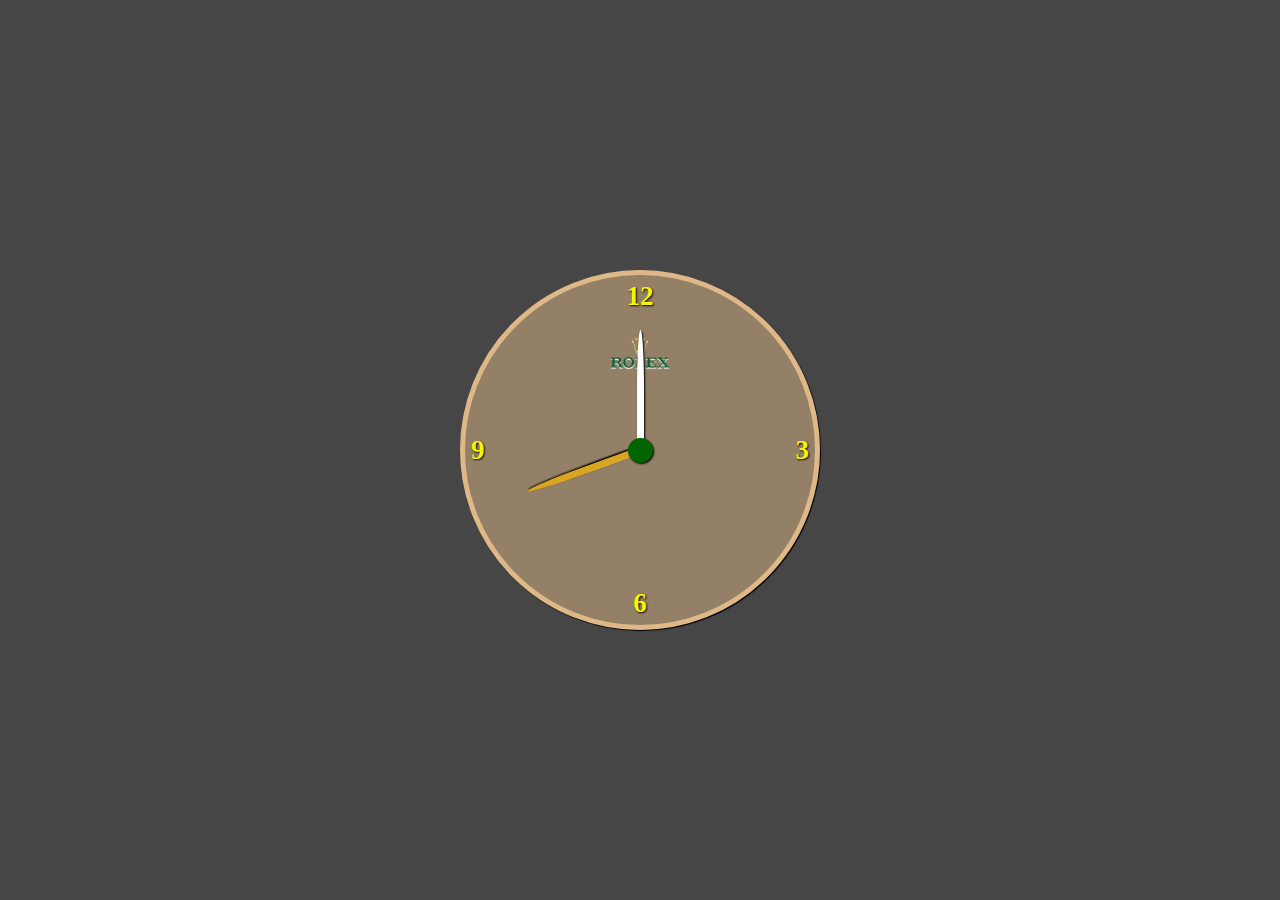
<file: Clock/index.html>
<!DOCTYPE html>
<html lang="en">
<head>
    <meta charset="UTF-8">
    <meta http-equiv="X-UA-Compatible" content="IE=edge">
    <meta name="viewport" content="width=device-width, initial-scale=1.0">
    <title>clock</title>
    <link rel="stylesheet" href="style.css">
</head>
<body>
    
    <div class="clock">
        <div class="numbers">
            <div class="twelve">12</div>
            <div class="three">3</div>
            <div class="six">6</div>
            <div class="nine">9</div>
        </div>
        <div class="arrows">
            <div class="hour"></div>
            <div class="minute"></div>
            <div class="second"></div>
        </div>
        <img src="rolex.png" alt="">
    </div>
    <script src="script.js"></script>
</body>
</html>
</file>
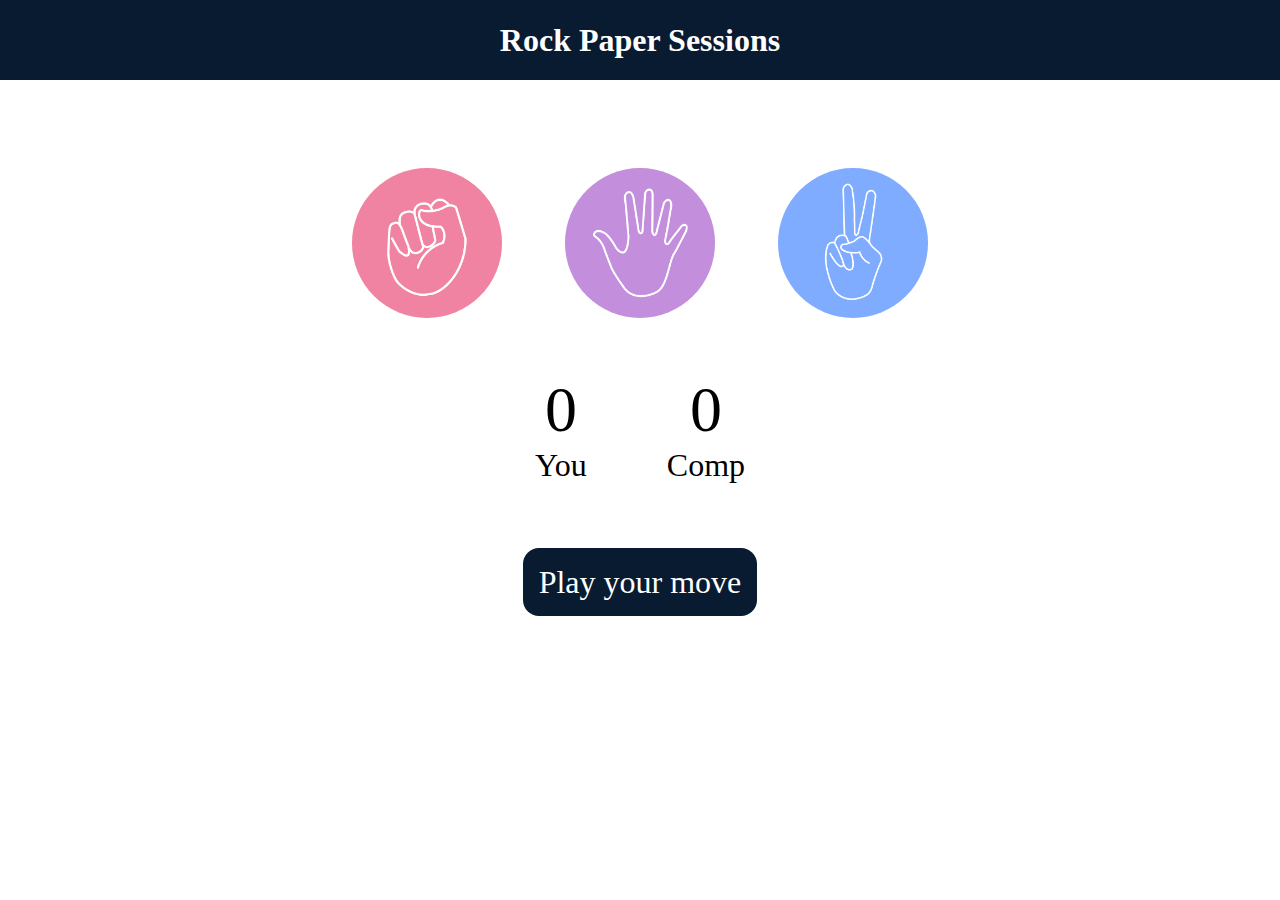
<file: JavaScript Game/index.html>
<!DOCTYPE html>
<html lang="en">
<head>
    <meta charset="UTF-8">
    <meta name="viewport" content="width=device-width, initial-scale=1.0">
    <title>Rock Paper Sessions Game</title>
    <link rel="stylesheet" href="style.css">
</head>
<body>
    <h1>Rock Paper Sessions</h1>
    <div class="choices">
        <div class="choice" id="rock">
            <img src="rock.png" alt="/">
        </div>
        <div class="choice" id="paper">
            <img src="paper.png" alt="/">
        </div>
        <div class="choice" id="scissors">
            <img src="scissors.png" alt="/">
        </div>
    </div>

    <div class="score-board">
        <div class="score">
            <p id="user-score">0</p>
            <p>You</p>
        </div>
        <div class="score">
            <p id="comp-score">0</p>
            <p>Comp</p>
        </div>
    </div>

    <div class="msg-container">
        <p id="msg">Play your move</p>
    </div>

    <script src="app.js"></script>

</body>
</html>
</file>
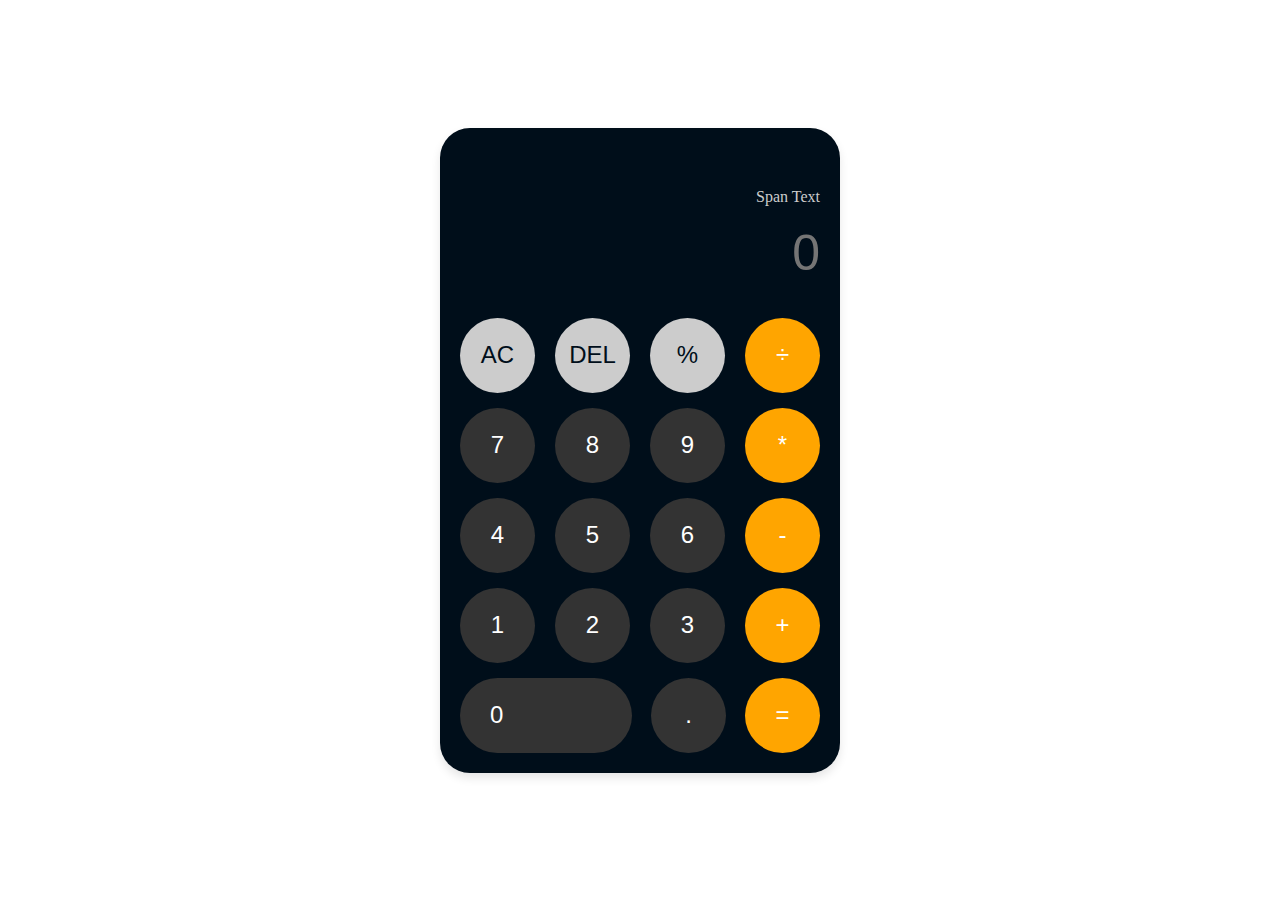
<file: JS Calculator/index.html>
<!DOCTYPE html>
<html lang="en">
<head>
    <meta charset="UTF-8">
    <meta name="viewport" content="width=device-width, initial-scale=1.0">
    <title>Java Script Calculator</title>
    <link rel="stylesheet" href="style.css">
</head>
<body>
    <div class="container">
        <div class="display-container">
            <span class="history">Span Text</span>
            <input type="text" class="display" placeholder="0">
        </div>
        <div class="buttons">
            <button class="operator top-operator" data-value="AC"> AC</button>
            <button class="operator top-operator" data-value="DEL"> DEL</button>
            <button class="operator top-operator" data-value="%">%</button>
            <button class="operator" data-value="/"> &divide; </button>

            <button  data-value="7">7</button>
            <button  data-value="8">8</button>
            <button  data-value="9">9</button>
            <button class="operator" data-value="*">*</button>

            <button  data-value="4">4</button>
            <button  data-value="5">5</button>
            <button  data-value="6">6</button>
            <button  class="operator" data-value="-">-</button>

            <button  data-value="1">1</button>
            <button  data-value="2">2</button>
            <button  data-value="3">3</button>
            <button class="operator" data-value="+">+</button>

            <button class="value-zero" data-value="0">0</button>
            <button  data-value=".">.</button>
            <button class="operator" data-value="=">=</button>
            
        </div>
    </div>
    

    <script src="main.js"></script>
</body>
</html>
</file>
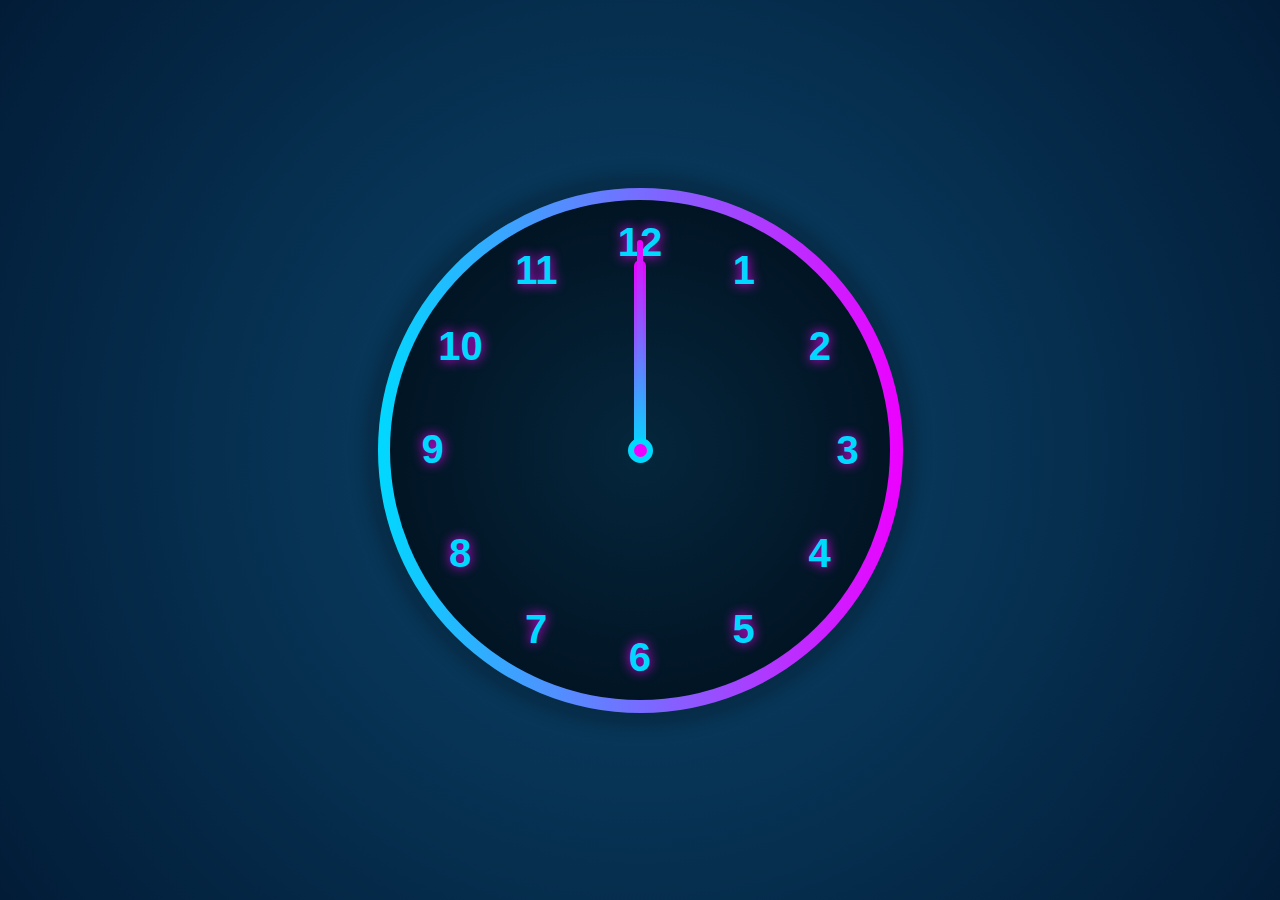
<file: Analog Watch/clock.html>
<!DOCTYPE html>
<html lang="en">
<head>
    <meta charset="UTF-8">
    <meta http-equiv="X-UA-Compatible" content="IE=edge">
    <meta name="viewport" content="width=device-width, initial-scale=1.0">
    <title>Analog Watch</title>
    <link rel="stylesheet" href="style.css">
</head>
<body>
    <div class="clock">
        <div class="number" style="--n:1"><b>1</b></div>
        <div class="number" style="--n:2"><b>2</b></div>
        <div class="number" style="--n:3"><b>3</b></div>
        <div class="number" style="--n:4"><b>4</b></div>
        <div class="number" style="--n:5"><b>5</b></div>
        <div class="number" style="--n:6"><b>6</b></div>
        <div class="number" style="--n:7"><b>7</b></div>
        <div class="number" style="--n:8"><b>8</b></div>
        <div class="number" style="--n:9"><b>9</b></div>
        <div class="number" style="--n:10"><b>10</b></div>
        <div class="number" style="--n:11"><b>11</b></div>
        <div class="number" style="--n:12"><b>12</b></div>

        <div class="hour-hand" ></div>
        <div class="minute-hand" id="minute-hand"></div>
        <div class="second-hand" id="second-hand"></div>
        <div class="center-dot"></div>
        

    </div>
    <script type="text/javascript" src="script.js"></script>
    
</body>
</html>
</file>
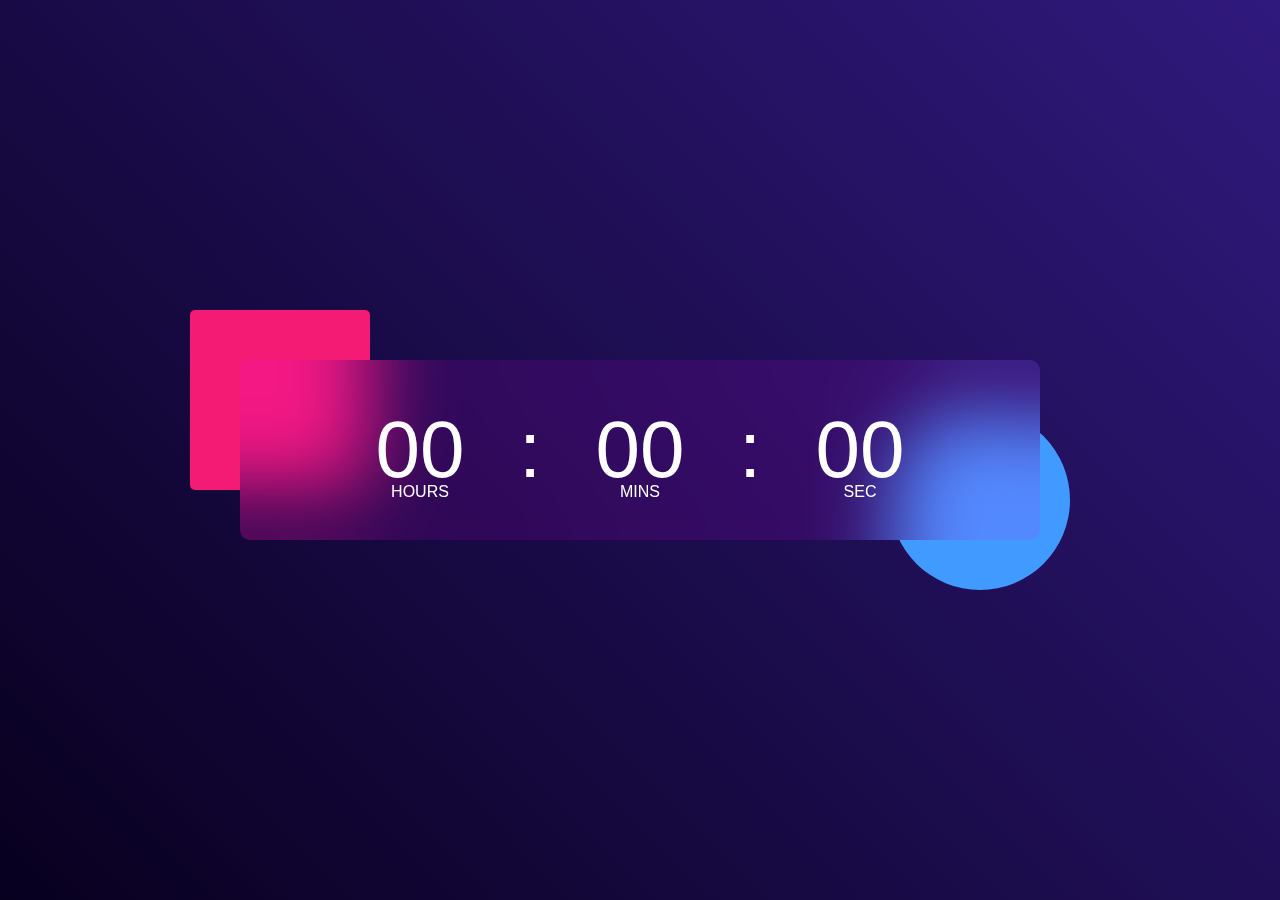
<file: Analog Watch/digitanwatch.html>
<!DOCTYPE html>
<html lang="en">
<head>
    <meta charset="UTF-8">
    <meta http-equiv="X-UA-Compatible" content="IE=edge">
    <meta name="viewport" content="width=device-width, initial-scale=1.0">
    <title>Digital Watch</title>
    <link rel="stylesheet" href="styled.css">
</head>
<body>
    <div class="hero">
        <div class="container">
            <div class="clock">
              <span id="hrs">00</span> 
              <span>:</span> 
              <span id="min">00</span> 
              <span>:</span> 
              <span id="sec">00</span> 
            </div>
        </div>
    </div>

    <script>

  let hrs = document.getElementByid("hrs");
  let min = document.getElementByid("min");
  let sec = document.getElementByid("sec");
  
  let currentTime = new Date();

  console.log(currentTime);



    </script>
    
</body>
</html>
</file>
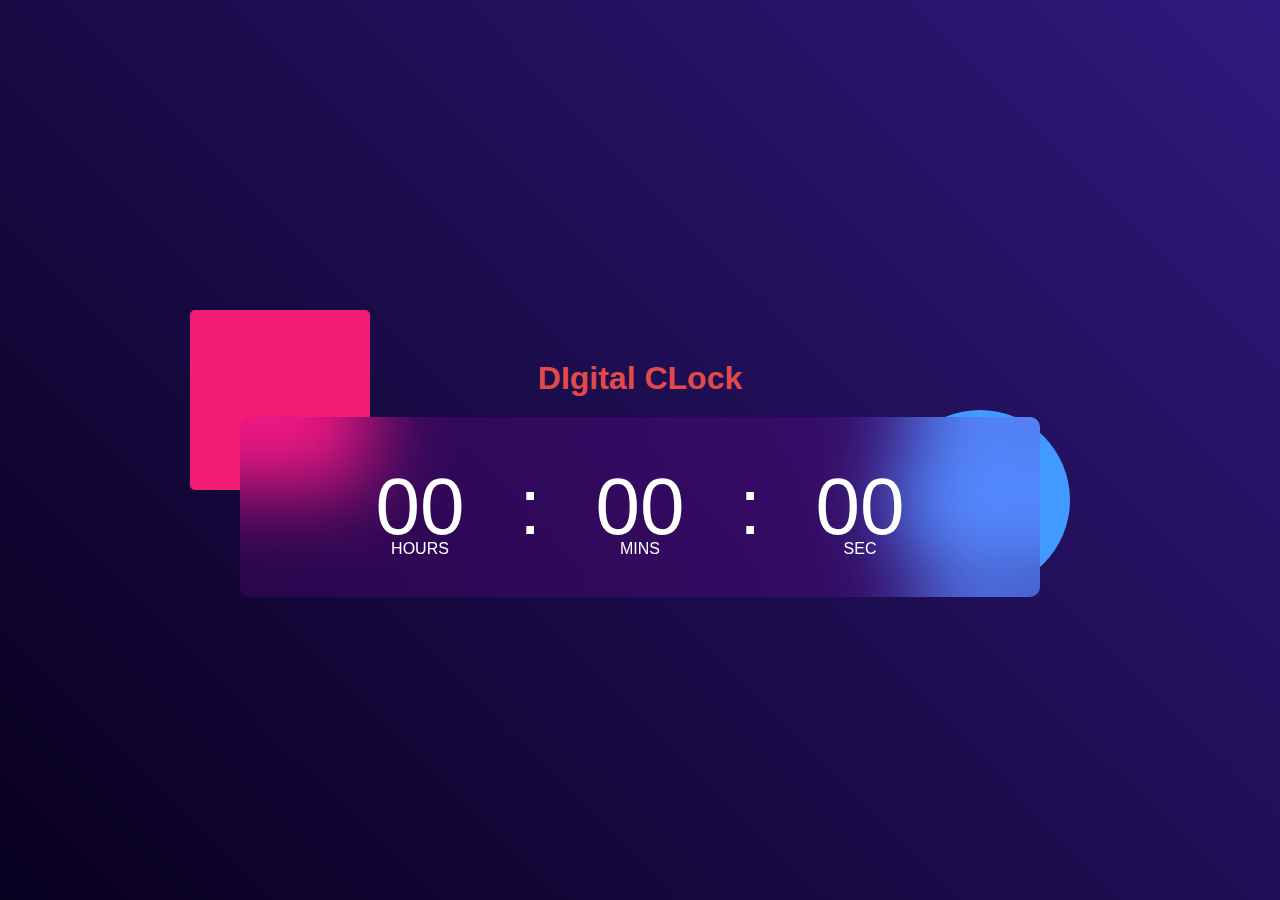
<file: Digital Clock/clock.html>
<!DOCTYPE html>
<html lang="en">
<head>
    <meta charset="UTF-8">
    <meta name="viewport" content="width=device-width, initial-scale=1.0">
    <title>DIgital CLock</title>
    <link rel="stylesheet" href="clock.css">
</head>
<body>
    
    <div class="hero">

        <div class="container">
            <h1 align="center" style="color: rgb(226, 74, 74); margin-bottom:20px ;">DIgital CLock</h1>
            <div class="clock">
                <span id="hrs">00</span>
                <span>:</span>
                <span id="min">00</span>
                <span>:</span>
                <span id="sec">00</span>
            </div>
        </div>
    </div>


    <script>

let hrs = document.getElementById("hrs");
let min = document.getElementById("min");
let sec = document.getElementById("sec");

setInterval(()=>{
    let currentTime = new Date();

hrs.innerHTML  =  (currentTime.getHours()<10?"0":"")+currentTime.getHours();
min.innerHTML  =(currentTime.getMinutes()<10?"0":"")  +currentTime.getMinutes();
sec.innerHTML  = (currentTime.getSeconds()<10?"0":"")+ currentTime.getSeconds();
},1000)



    </script>
    
</body>
</html>
</file>
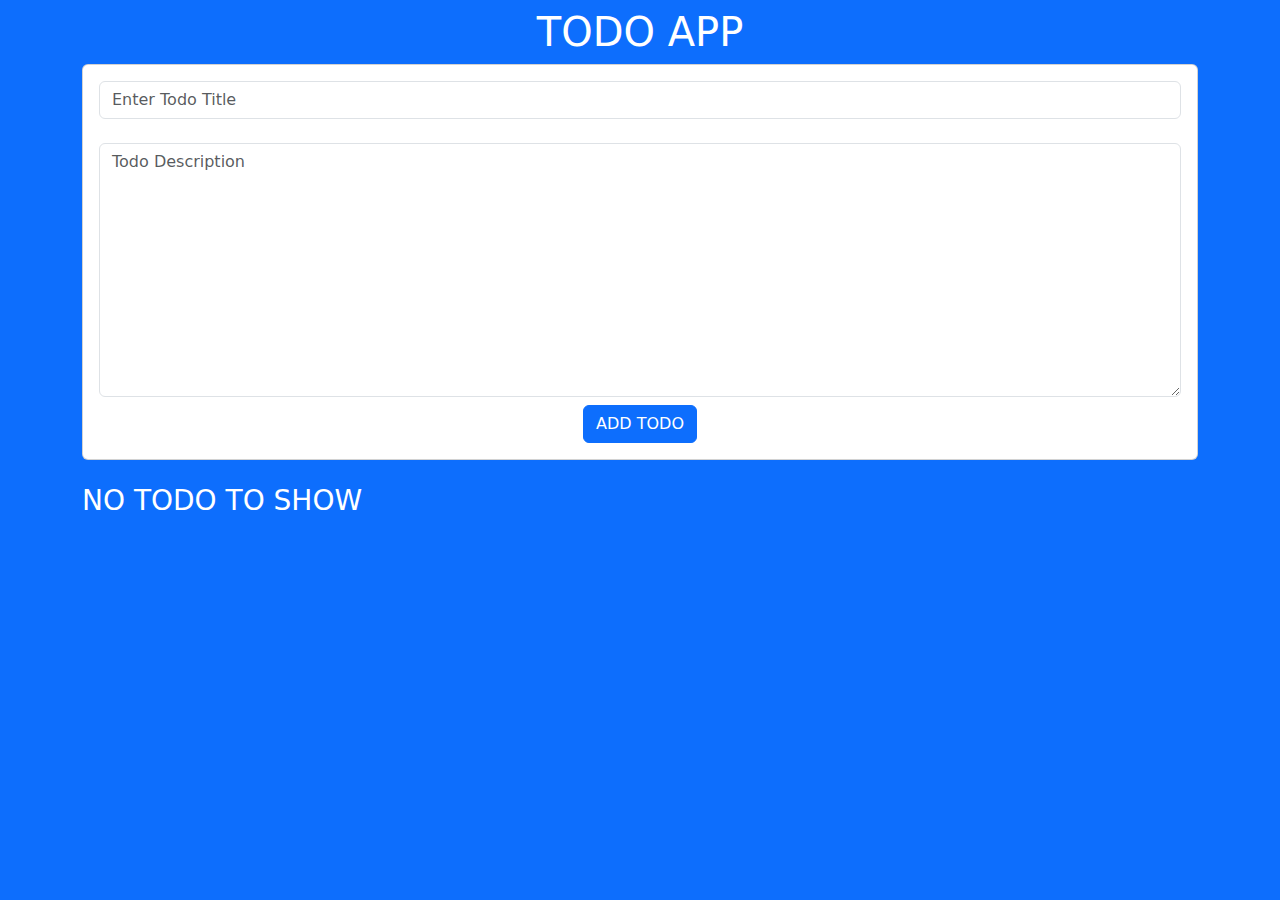
<file: Digital Clock/todo.html>
<!DOCTYPE html>
<html lang="en">
<head>
    <meta charset="UTF-8">
    <meta name="viewport" content="width=device-width, initial-scale=1.0">
    <title>Todo App </title>

    <link href="https://cdn.jsdelivr.net/npm/bootstrap@5.3.3/dist/css/bootstrap.min.css" rel="stylesheet" 
    integrity="sha384-QWTKZyjpPEjISv5WaRU9OFeRpok6YctnYmDr5pNlyT2bRjXh0JMhjY6hW+ALEwIH" crossorigin="anonymous"/>
</head>
<body class="bg-primary">

    <div class="container my-2">


        <h1 class="text-center text-white">TODO APP</h1>

        <div class="card">
            <div class="card-body">

                <form action="#">

                    <input id="title" type="text" class="form-control" placeholder="Enter Todo Title">

                    <br/>
                    <textarea id="desc" cols="30" rows="10" class="form-control" placeholder="Todo Description"></textarea>


                    <div class="container text-center mt-2">
                        <button  onclick="add_todo()" class="btn btn-primary">ADD TODO</button>
                    </div>
                </form>
            </div>
        </div>

        <br>

        <div class="main-content" id="main-content"></div>

    </div>
    






    <script>


const add_todo=()=>{
    let title = document.getElementById("title").value;
    let desc = document.getElementById("desc").value;
    
    let todos = [];

    let localTodos = localStorage.getItem("todos");

    if(localTodos != null)
{
    todos= JSON.parse(localTodos);
}

 let todoObject={
    title:title,
    desc:desc,
    id:Math.trunc(Math.random() * 1000),
};

 
 todos.push(todoObject);

 localStorage.setItem("todos",JSON.stringify(todos));

 show_todo();


};

 const show_todo=()=>
{
    let todoString = localStorage.getItem("todos");

    let content =" ";
    if(todoString == null){
        content += "<h3 class='text-white'>NO TODO TO SHOW</h3>";

    }else{
        let todos = JSON.parse(todoString);
        for(let todo of todos)
    {
        content+=`


        <div class='card'>

            <div class='card-body'>


                <h3>${todo.title}</h3>
                <p>${todo.desc}</p>
                </div>





            </div>



            `;
    }
    }

    document.getElementById('main-content').innerHTML = content;
}

show_todo();




    </script>

</body>
</html>
</file>
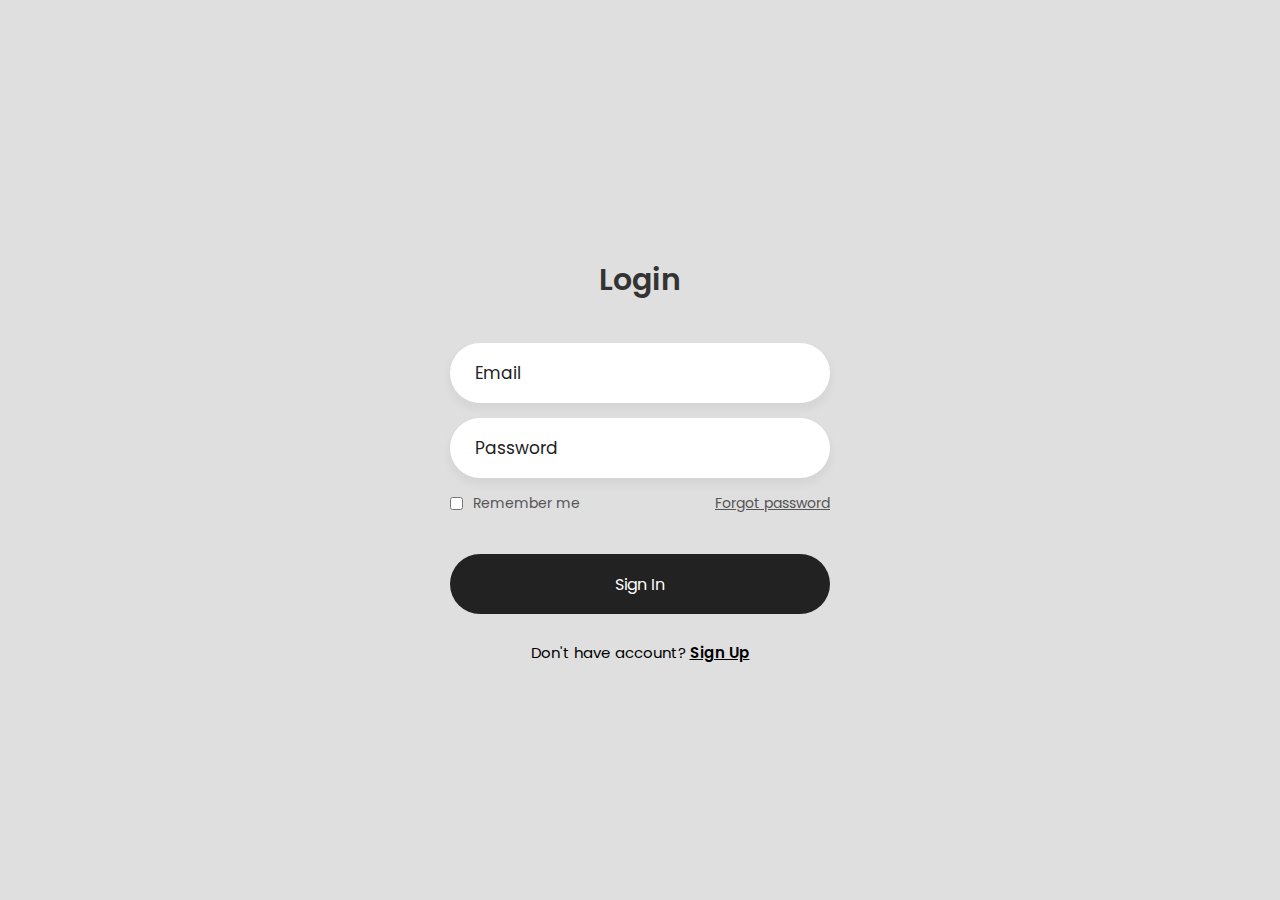
<file: JS Calculator/form.html>
<!DOCTYPE html>
<html lang="en">
<head>
    <meta charset="UTF-8">
    <meta name="viewport" content="width=device-width, initial-scale=1.0">
    <title>Form Register</title>
    <link rel="stylesheet" href="form.css">
</head>
<body>
  <div class="login-box">
    <div class="login-header">
        <header>Login</header>

    </div>
    <div class="input-box">
        <input type="text" class="input-field" placeholder="Email" autocomplete="off" required>
    </div>

    
    <div class="input-box">
        <input type="password" class="input-field" placeholder="Password" autocomplete="off" required>
    </div>

    <div class="forgot">
        <section>
            <input type="checkbox"  id="check">
            <label for="check">Remember me</label>
        </section>

        <section>
            <a href="#">Forgot password</a>
        </section>
    </div>

    <div class="input-submit">
        <button class="submit-btn" id="submit"></button>
        <label for="submit">Sign In</label>
    </div>
      
    <div class="sign-up-link">
        <p> Don't have account? <a href="#">Sign Up</a></p>
    </div>
  </div>
    
</body>
</html>
</file>
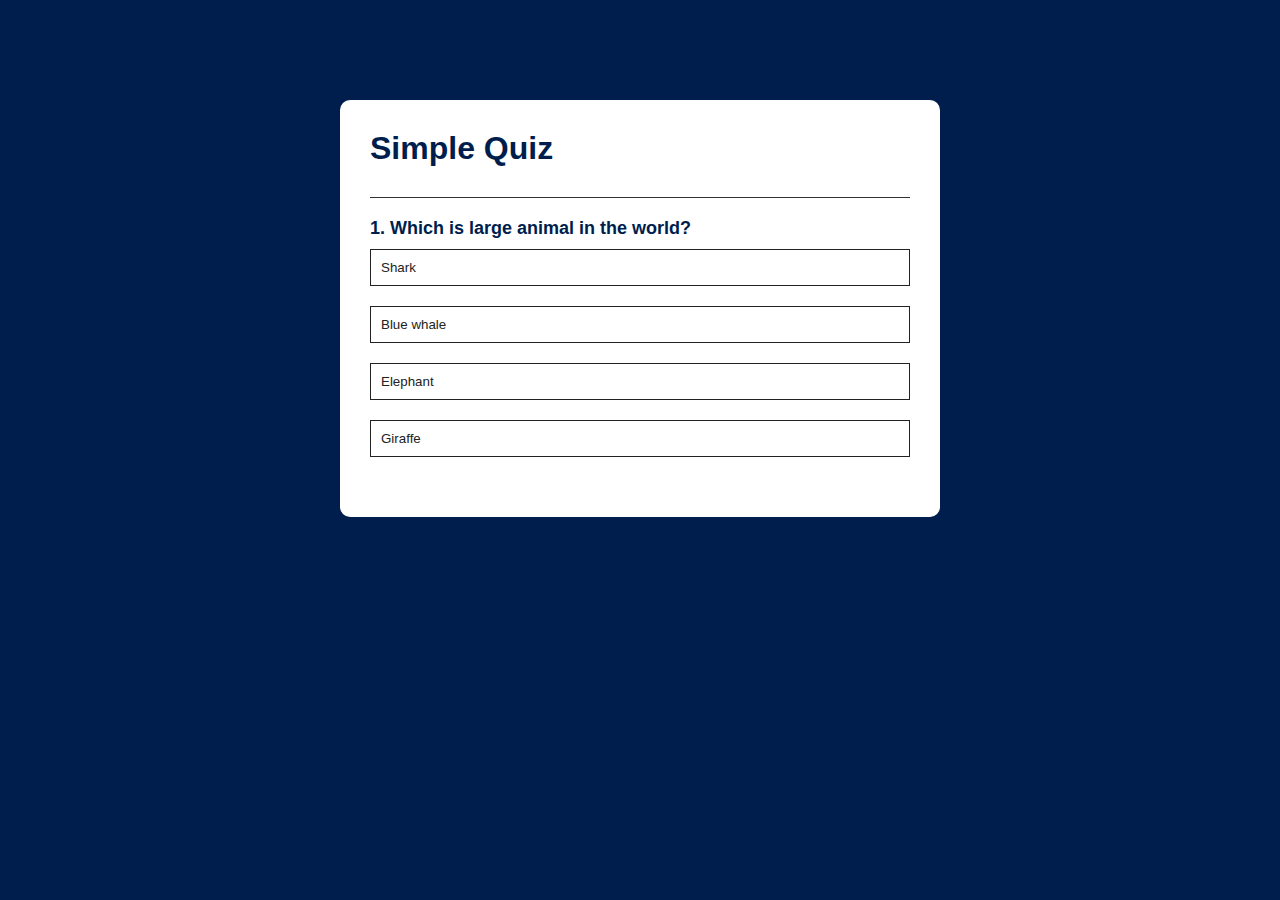
<file: Quiz Project -JS/Quiz.html>
<!DOCTYPE html>
<html lang="en">
<head>
    <meta charset="UTF-8">
    <meta name="viewport" content="width=device-width, initial-scale=1.0">
    <title>Simple Quiz</title>
    <link rel="stylesheet" href="Quiz.css">
</head>
<body>
    <div class="app">
      <h1>Simple Quiz</h1>
      <div class="quiz">
        <h2 id="question">Question goes here</h2>
        <div id="answer-buttons">
            <button class="btn">Answer 1</buttin>
            <button class="btn">Answer 2</buttin>
            <button class="btn">Answer 3</buttin>
            <button class="btn">Answer 4</buttin>
        </div>
        <button id="next-btn">Next</button>
      </div>
    </div>
    <script src="Quiz.js"></script>
</body>
</html>
</file>
<file: Clock/style.css>
body{
    margin: 0;
    padding: 0;
    font-family: cursive;
    height: 100vh;
    display: flex;
    justify-content: center;
    align-items: center;
    background-color: rgba(0, 0, 0, 0.725);
}
img{
    position: absolute;
    top: 60px;
    left: 50%;
    transform: translateX(-50%);
    width: 70px;
    z-index: 2;
}
.clock{
    width: 350px;
    height: 350px;
    background-color: #deb88784;
    border-radius: 100%;
    border: 5px solid burlywood;
    box-shadow: 1px 1px 1px #000;
    position: relative;
}
.numbers div{
    position: absolute;
    font-size: 27px;
    font-weight: bold;
    color: #f5f505;
    text-shadow: 1px 1px 2px #000;
}
.twelve{
    top: 6px;
    left: 50%;
    transform: translateX(-50%);

}
.three{
    right: 6px;
    top: 50%;
    transform: translateY(-50%);
}
.six{
    bottom: 6px;
    left: 50%;
    transform: translateX(-50%);
}
.nine{
    left: 6px;
    top: 50%;
    transform: translateY(-50%);
}
.arrows{
    width: 100%;
    height: 100%;
    display: flex;
    justify-content: center;
    align-items: center;
}
.arrows::before{
content: "";
width: 25px;
height: 25px;
background-color: darkgreen;
border-radius: 50%;
box-shadow: 1px 1px 2px #000;
z-index: 4;
}
.arrows div{
    width: 7px;
    height: 120px;
    background-color: #fff;
    position: absolute;
    bottom: 50%;
    box-shadow: 1px 1px 2px #000;
    border-radius: 50% 50% 0 0;
    transform-origin: bottom center;
    z-index: 3;

}
.arrows .hour{
    height: 80px;
    transform: rotate(250deg);
}
.arrows .second{
    background-color: goldenrod;
    transform: rotate(250deg);
}
</file>
<file: JavaScript Game/style.css>
*{
    margin: 0;
    padding: 0;
    text-align: center;
}

h1{
    background-color: #081b31;
    color: #fff;
    height: 5rem;
    line-height: 5rem;

}

.choice{
    height: 165px;
    width: 165px;
    border-radius: 50%;
    display: flex;
    justify-content: center;
    align-items: center;
}

.choice:hover{
    opacity: 0.5;
    background-color: #081b31;
}

img{
    height: 150px;
    width: 150px;
    object-fit: cover;
    border-radius: 50%;
}

.choices{
    display: flex;
    justify-content: center;
    align-items: centersss;
    gap:3rem;
    margin-top:5rem;
}
.score-board{
    display: flex;
    justify-content: center;
    align-items: center;
    font-size: 2rem;
    margin-top: 3rem;
    gap: 5rem;

}

#user-score,
#comp-score{
    font-size: 4rem;
}

.msg-container{
    margin-top: 5rem;
}

#msg{
    background-color: #081b31;
    color: #fff;
    font-size: 2rem;
    display: inline;
    padding: 1rem;
    border-radius: 1rem;
}
</file>
<file: JS Calculator/style.css>
@import url('https://fonts.googleapis.com/css2?family=Libre+Bodoni:ital,wght@0,400..700;1,400..700&family=Outfit:wght@100..900&family=Poppins:ital,wght@0,100;0,200;0,300;0,400;0,500;0,600;0,700;0,800;0,900;1,100;1,200;1,300;1,400;1,500;1,600;1,700;1,800;1,900&family=Roboto:ital,wght@0,100;0,300;0,400;0,500;0,700;0,900;1,100;1,300;1,400;1,500;1,700;1,900&display=swap');
@import url('https://fonts.googleapis.com/css2?family=Libre+Bodoni:ital,wght@0,400..700;1,400..700&family=Outfit:wght@100..900&family=Poppins:ital,wght@0,100;0,200;0,300;0,400;0,500;0,600;0,700;0,800;0,900;1,100;1,200;1,300;1,400;1,500;1,600;1,700;1,800;1,900&family=Roboto:ital,wght@0,100;0,300;0,400;0,500;0,700;0,900;1,100;1,300;1,400;1,500;1,700;1,900&display=swap');


:root{
    --bg-color: linear-gradient(to bottom right, #EEEEEE, #E0E3E3);
    --white-color:#FFFFFF;
    --black-color:#000E1A;
    --orange-color:#FFA500;
    --medium-dark:#333333;
    --light-gray:#CCCCCC;
    
}

*{
    margin: 0;
    padding: 0;
    box-sizing: border-box;
    font-family: 'Poppins' sans-serif;
}

body{
    display: flex;
    justify-content: center;
    align-items: center;
    height: 100vh;
    background: ver(--bg-color);
}

.container{
    max-width: 400px;
    width: 100%;
    border-radius: 30px;
    padding: 20px;
    background: var(--black-color);
    color: var(--white-color);
    box-shadow: 0 5px 10px rgba(0,0,0,0.1);
}

.display-container{
    display: flex;
    flex-direction: column;
    margin-block:40px 30px;
}
.history{
    width: 100%;
    height: 30px;
    text-align: right;
    color: var(--light-gray);
    font-weight: 300;

}

.display{
    font-size: 50px;
    font-family: 'Roboto' sans-serif;
    font-weight:100;
    height: 70px;
    width: 100%;
    text-align: right;
    outline: none;
    border: none;
    pointer-events: none;
    background: transparent;
    color: var(--white-color);
}

.buttons{
    display: flex;
    flex-wrap: wrap;
    justify-content: space-between;
    row-gap: 15px;
}

.buttons button{
    width: 75px;
    height: 75px;
    font-size: 24px;
    font-weight: 300;
    background-color: var(--medium-dark);
    color: var(--white-color);
    border: none;
    border-radius: 50%;
    cursor: pointer;
}

.buttons .operator{
    background-color: var(--orange-color);

}

.operator.top-operator{
    background-color: var(--light-gray);
    color: var(--black-color);
}

.buttons button:active{
    transform: scale(0.95);

}
button.value-zero{
    width: calc(50% - 8px);
    border-radius: 50px;
    text-align: left;
    padding-left: 30px;
}

@media screen and (max-width: 376px){
    body{
        background: var(--black-color);
    }
    .display{
        font-size: 40px;
    }
    .buttons{
        row-gap: 10px;
    }
    .buttons button{
        width: 55px;
        height: 55px;
        font-size: 20px;

    }
    .container{
        max-width: 300px;
    }
    button.value-zero{
        width: calc(50% - 8px);
        border-radius: 50px;
        text-align: left;
        padding-left: 30px;
    }
}
</file>
<file: Analog Watch/style.css>
*{
    margin: 0;
    padding: 0;
    box-sizing: border-box;
    font-family: 'Segoe UI', Tahoma, Verdana, Geneva, Tahoma, sans-serif;
}

body{
    display: flex;
    justify-content: center;
    align-items: center;
    height: 100vh;
    background: radial-gradient(circle, #0b456b, #021c37);
}

.clock{
    width: 500px;
    height:500px;
    position: relative;
    background-color: lightgray;
    border-radius: 50%;
    display: flex;
    justify-content: center;
    align-items: center;
    background: radial-gradient(circle, #05263c, #000d1a);
    
}

.clock::before{
    content: " ";
    width: 525px;
    height: 525px;
    position: absolute;
    border-radius: 50%;
    background: linear-gradient(to right, #00d9ff, #ee00ff);
    box-shadow: 0 0 15px 15px rgba(0,0,0,0.2);
    z-index: -1;;
}

.number{
    transform: rotate(calc(30deg * var(--n)));
    position: absolute;
    text-align: center;
    inset: 20px;
    font-size: 40px;
    color: #00d9ff;
    text-shadow: 0 0 12px #ee00ff;
}
.number b{
    transform: rotate(calc(-30deg * var(--n)));
    display: inline-block;

}

.center-dot{
    position: absolute;
    width: 25px;
    height: 25px;
    background-color: #ee00ff;
    border: 6px solid #00d9ff;
    border-radius:50%;

}

.hour-hand,  .minute-hand, .second-hand{
    --rotate: 0;
    position: absolute;
    left:50%;
    bottom: 50%;
    transform: translate(-50%) rotate(calc(var(--rotate) * 1deg));
    transform-origin: bottom;
    border-radius: 30px 30px 0 0;
}

.hour-hand{
    width: 12px;
    height: 130px;
    background:linear-gradient(#00d9ff, #ee00ff);

}

.minute-hand{
    width:12px;
    height: 190px;
    background: linear-gradient(to top, #00d9ff, #ee00ff);
}

.second-hand{
    width: 6px;
    height:210px;
    background:linear-gradient(to top, #00d9ff, #ee00ff);
}
</file>
<file: Analog Watch/styled.css>
*{
    margin: 0;
    padding: 0;
    font-family: 'Poppins', sans-serif;
    box-sizing: border-box;
}

.hero{
    width: 100%;
    min-height: 100vh;
    background: linear-gradient(45deg, #08001f, #30197d);
    color:#fff;
    position: relative;

}

.container{
    width: 800px;
    height:180px;
    position: absolute;
    top:50%;
    left: 50%;
    transform: translate(-50%, -50%);
    
}

.clock{
    width:100%;
    height:100%;
    background: rgba(235, 0, 255, 0.11);
    border-radius: 10px;
    display: flex;
    align-items: center;
    justify-content: center;
    backdrop-filter: blur(40px);
}

.container::before{
    content: '';
    width: 180px;
    height: 180px;
    background: #f41b75;
    border-radius: 5px;
    position: absolute;
    left: -50px;
    top:-50px;
    z-index: -1;
}

.container::after{
    content: '';
    width: 180px;
    height: 180px;
    background: #419aff;
    border-radius: 50%;
    position: absolute;
    right: -30px;
    bottom: -50px;
    z-index: -1;
}

.clock span{
    font-size: 80px;
    width: 110px;
    display: inline-block;
    text-align: center;
    position: relative;
}

.clock span::after{
   
    font-size: 16px;
    position: absolute;
    bottom: -5px;
    left: 50%;
    transform: translate(-50%);
}

#hrs::after{
    content: 'HOURS';
}
#min::after{
    content: 'MINS';
}
#sec::after{
    content: 'SEC';
}
</file>
<file: Digital Clock/clock.css>
*{
    margin: 0;
    padding: 0;
    font-family: 'Poppins', sans-serif;
    box-sizing: border-box;
}

.hero{
    width: 100%;
    min-height: 100vh;
    background: linear-gradient(45deg,#08001f,#30197d);
    color:#fff;
    position: relative;

}

.container{
    width: 800px;
    height: 180px;
    position: absolute;
    top: 50%;
    left: 50%;
    transform: translate(-50%,-50%);
   
}

.clock{
    width: 100%;
    height: 100%;
    background: rgba(235,0,255,0.11);
    border-radius: 10px;
    display: flex;
    align-items: center;
    justify-content: center;
    backdrop-filter: blur(40px);
}

.container::before{
    content: '';
    width: 180px;
    height: 180px;
    background: #f41b75;
    border-radius: 5px;
    position: absolute;
    left: -50px;
    top: -50px;
    z-index: -1;
}

.container::after{
    content: '';
    width: 180px;
    height: 180px;
    background: #419aff;
    border-radius: 50%;
    position: absolute;
    right: -30px;
    bottom: -50px;
    z-index: -1;
}

.clock span{
    font-size: 80px;
    width: 110px;
    display: inline-block;
    text-align: center;
    position: relative;
}

.clock span::after{
    
    font-size: 16px;
    position: absolute;
    bottom: -5px;
    left: 50%;
    transform: translate(-50%);
}

#hrs::after{
    content: 'HOURS';
}
#min::after{
    content: 'MINS';
}
#sec::after{
    content: 'SEC';
}
</file>
<file: JS Calculator/form.css>
@import url('https://fonts.googleapis.com/css2?family=Libre+Bodoni:ital,wght@0,400..700;1,400..700&family=Outfit:wght@100..900&family=Poppins:ital,wght@0,100;0,200;0,300;0,400;0,500;0,600;0,700;0,800;0,900;1,100;1,200;1,300;1,400;1,500;1,600;1,700;1,800;1,900&family=Roboto:ital,wght@0,100;0,300;0,400;0,500;0,700;0,900;1,100;1,300;1,400;1,500;1,700;1,900&display=swap');


*{
    margin: 0;
    padding: 0;
    box-sizing: border-box;
    font-family: 'Poppins', sans-serif;
}

body{
    display: flex;
    justify-content: center;
    align-items: center;
    min-height: 100vh;
    background: #dfdfdf;

}
.login-box{
    display: flex;
    justify-content: center;
    flex-direction: column;
    width: 440px;
    height: 480px;
    padding: 30px;
    
}

.login-header{
    text-align: center;
    margin: 20px 0 40px 0;
}

.login-header header{
    color: #333;
    font-size: 30px;
    font-weight: 600;
}

.input-box .input-field{
    width: 100%;
    height: 60px;
    font-size: 17px;
    padding: 0 25px;
    margin-bottom:15px;
    border-radius: 30px;
    border:none;
    box-shadow: 0px 5px 10px 1px rgba(0, 0, 0, 0.05);
    outline: none;
    transition: .3s;
}

::placeholder{
    font-size: 500;
    color: #222;
}

.input-field:focus{
    width: 100%;
}

.forgot{
    display: flex;
    justify-content: space-between;
    margin-bottom: 40px;
}

section{
    display: flex;
    align-items: center;
    font-size: 14px;
    color: #555;
}

#check{
    margin-right: 10px;
}

a:hover{
    text-decoration: underline;
}

section a{
    color: #555;
}
.input-submit{
    position: relative;
}

.submit-btn{
    width: 100%;
    height: 60px;
    background: #222;
    border: none;
    border-radius: 30px;
    cursor: pointer;
    transition: 0.3s;
}

.input-submit label{
    position: absolute;
    top: 45%;
    left: 50%;
    color: #fff;
    -webkit-transform: translate(-50%, -50%);
    -ms-transform: translate(-50%, -50%);
    transform: translate(-50%, -50%);
    cursor: pointer;
}

.submit-btn:hover{
    background: #000;
    transform: scale(1.05,1);
}
.sign-up-link{
    text-align: center;
    font-size: 15px;
    margin-top:20px;
}

.sign-up-link a {
    color: #000;
    font-weight: 600;
}
</file>
<file: Quiz Project -JS/Quiz.css>
*{
    margin: 0;
    padding: 0;
    font-family: 'Poppins', sans-serif;
    box-sizing: border-box;
}

body{
    background: #001e4d;
}
.app{
    background: #fff;
    width: 90%;
    max-width: 600px;
    margin: 100px auto 0;
    border-radius: 10px;
    padding: 30px;
}

.app h1{
    font-weight: 25px;
    color: #001e4d;
    font-weight: 600;
    border-bottom: 1px solid #333;
    padding-bottom: 30px;
}

.quiz{
    padding: 20px 0;
}

.quiz h2{
    font-size: 18px;
    color: #001e4d;
    font-weight: 600;
}

.btn{
    background: #fff;
    color: #222;
    font-weight: 500;
    width: 100%;
    border: 1px solid #222;
    padding: 10px;
    margin: 10px 0;
    text-align: left;
    transition: all 0.3s;

}

.btn:hover:not([disabled]){
    background:#222;
    color: #fff;

}
.btn:disabled{
    cursor: no-drop;
}
#next-btn{
    background: #001e4d;
    color: #fff;
    font-weight: 500;
    width: 150px;
    border: 0;
    padding: 10px;
    margin: 20px auto 0;
    border-radius: 4px ;
    cursor: pointer;
    display: none;
}

.correct{
    background: #9aeabc;
}
.incorrect{
    background: #ff9393;
}
</file>
